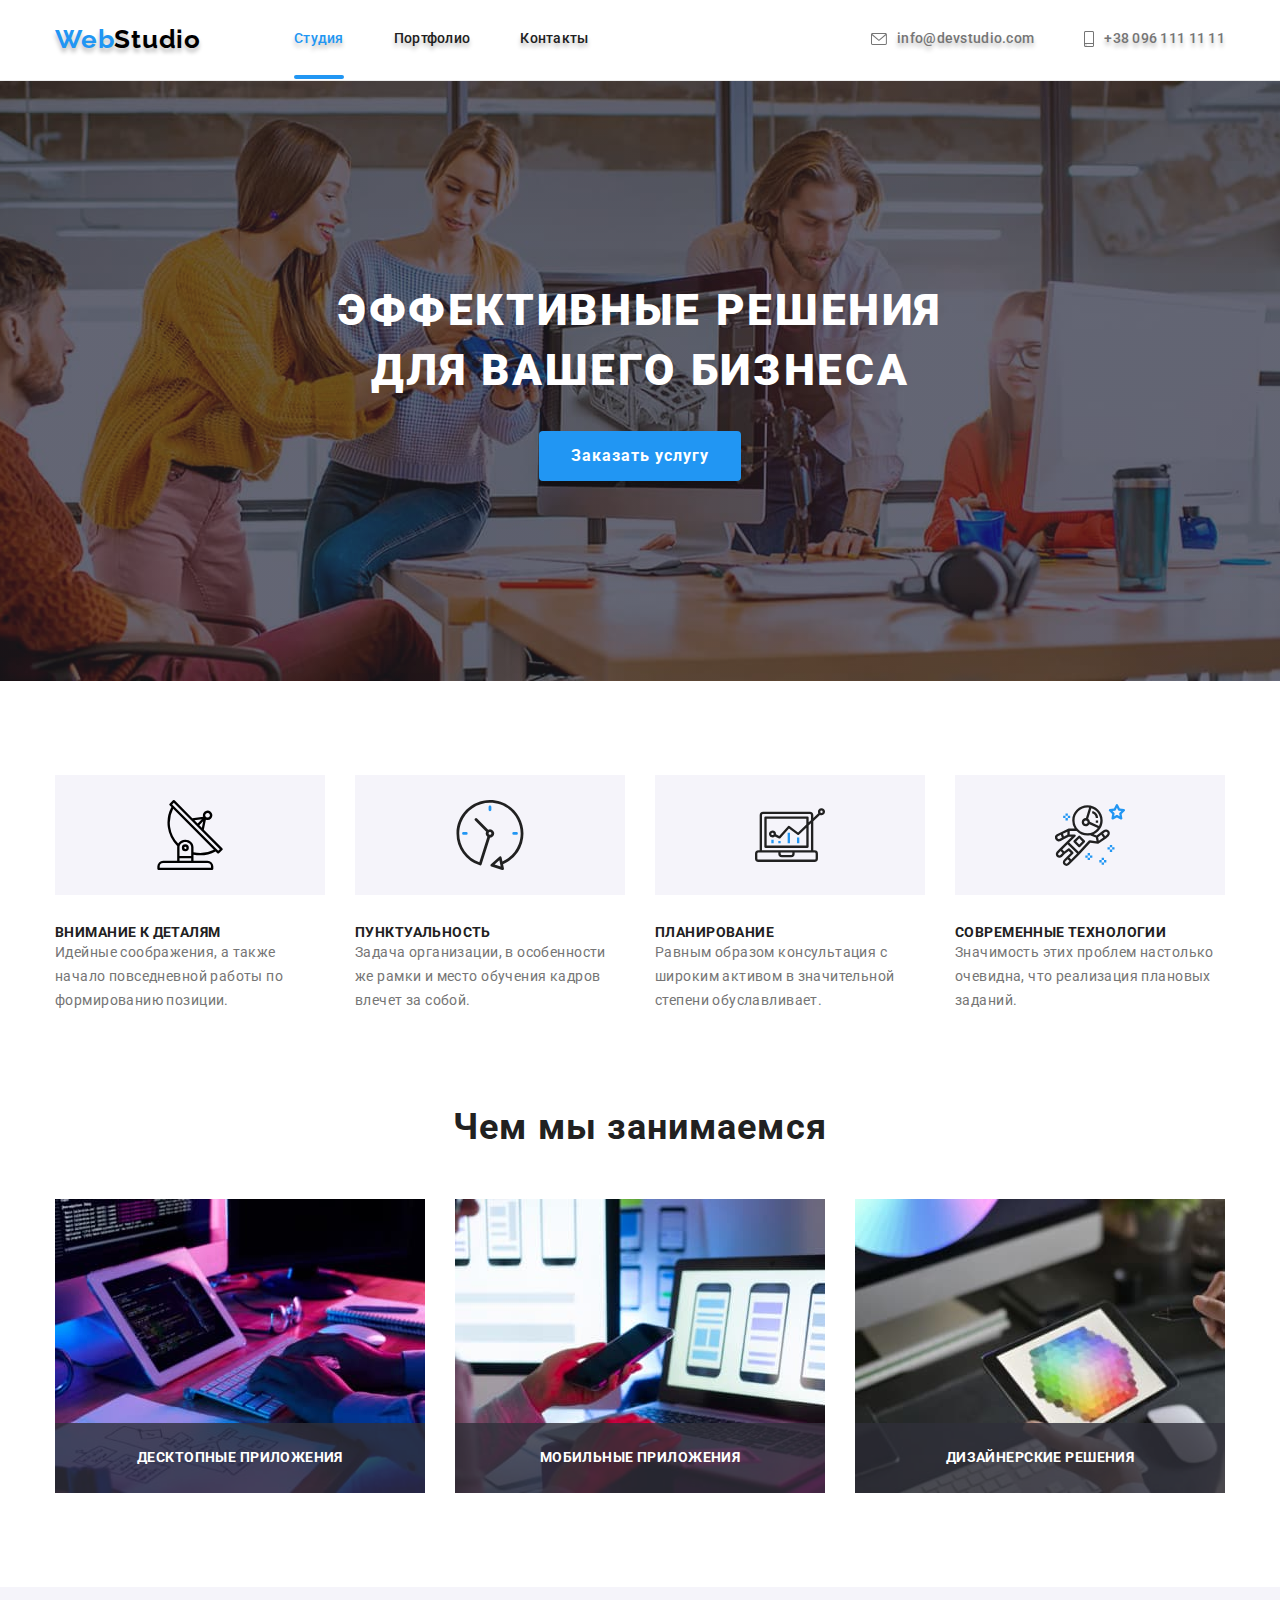
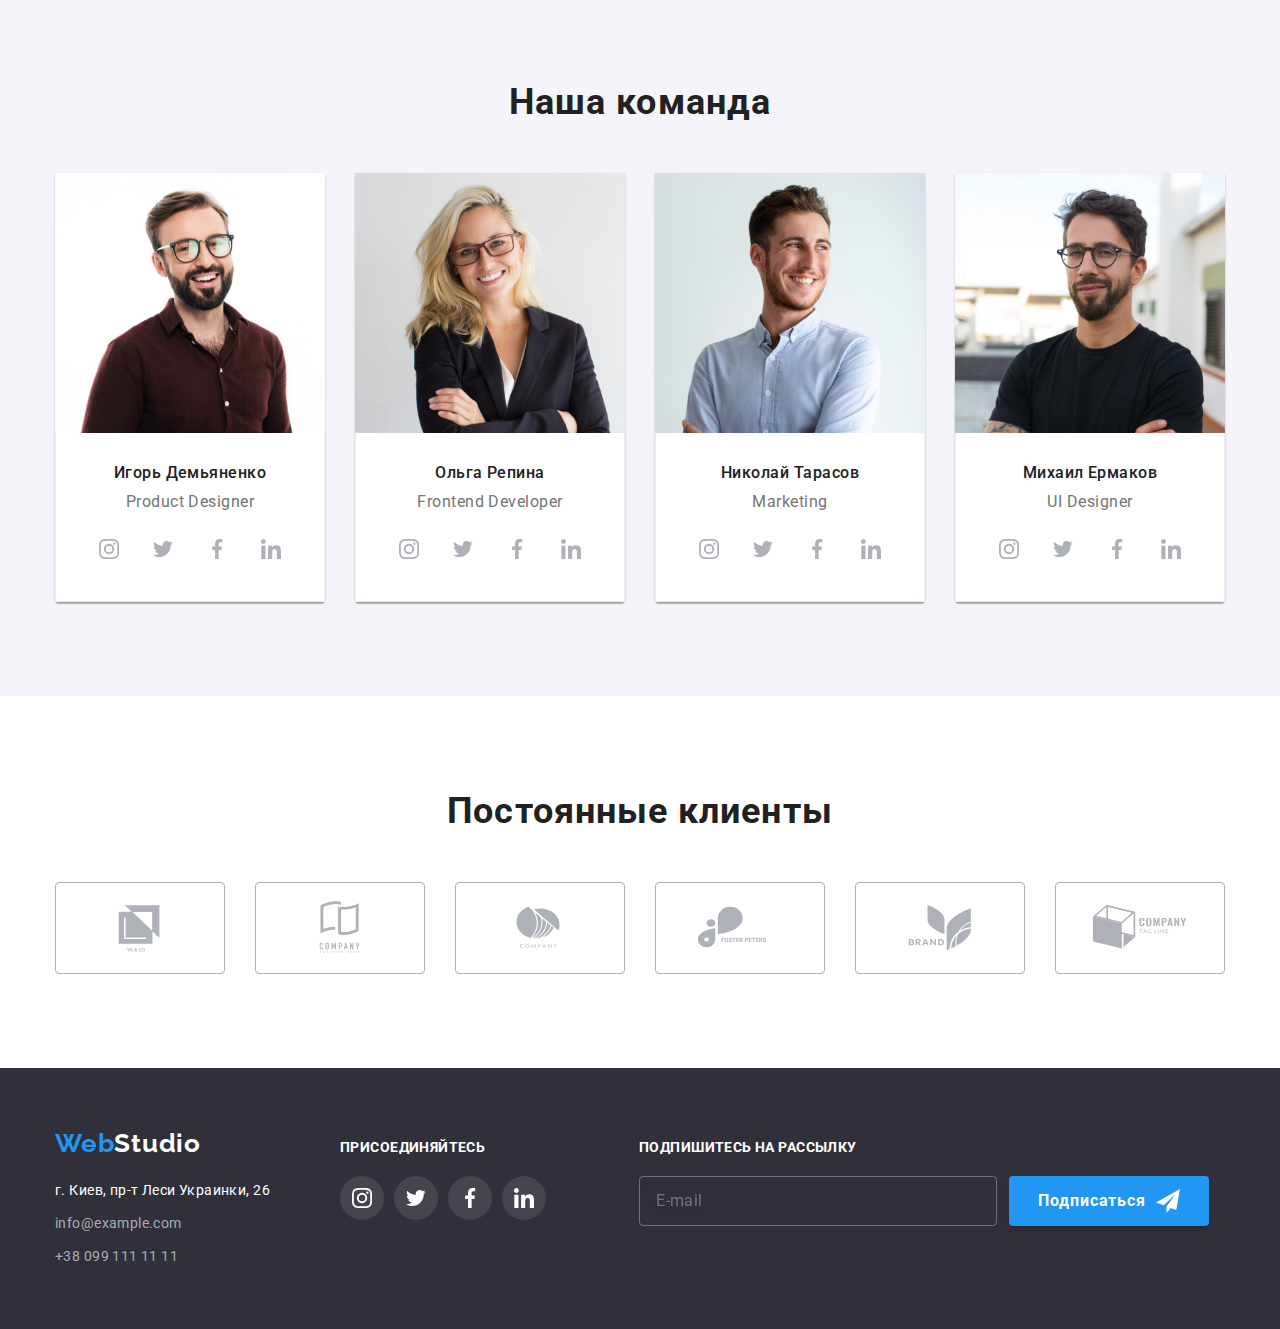
<file: index.html>
<!DOCTYPE html>
<html lang="ru">
<head>
    <meta charset="UTF-8">
    <meta http-equiv="X-UA-Compatible" content="IE=edge">
    <meta name="viewport" content="width=device-width, initial-scale=1.0">
    <link rel="preconnect" href="https://fonts.googleapis.com">
    <link rel="preconnect" href="https://fonts.gstatic.com" crossorigin>
    <link href="https://fonts.googleapis.com/css2?family=Raleway:wght@700&family=Roboto:wght@400;500;700;900&display=swap"
        rel="stylesheet">
    <link rel="stylesheet" href="./css/modern-normalize.css">
    <link rel="stylesheet" href="./css/styles.css">
    <title>Document</title>
</head>
<body>
    <header class="header">
        <!--Навигация-->
        <div class="container main-nav">
            <nav class="header-navigation">
                <a href="" class="header-logo link"><span class="logo">Web</span>Studio</a>
                <ul class="header-list">
                    <li class="header-item"><a href="./index.html" class="link header-link current">Студия</a></li>
                    <li class="header-item"><a href="./portfolio.html" class="link header-link">Портфолио</a></li>
                    <li class="header-item"><a href="" class="link header-link">Контакты</a></li>
                </ul>
            </nav>
            <!--Мейл и телефон-->
            <ul class="header-list">
                <li class="header-contacts">
                    <a href="mailto:info@devstudio.com" class="mail link">
                        <svg class="mail-icon" width="16" height="12">
                            <use href="./images/icons.svg#icon-envelope"></use>
                        </svg>
                        info@devstudio.com</a>
                </li>
                <li class="header-contacts">
                    <a href="tel:+380961111111" class="phone link">
                        <svg class="phone-icon" width="10" height="16">
                            <use href="./images/icons.svg#icon-smartphone"></use>
                        </svg>
                        +38 096 111 11 11</a></li>
            </ul>
        </div>
    </header>

    <main>
        <section class="hero">
            <div class="container">
                <h1 class="hero-title">Эффективные решения<br> для вашего бизнеса</h1>
                <button type="button" class="btn " data-modal-open>Заказать услугу</button>
            </div>
        </section>

        <!--Наши преимущества-->
        <section class="advantages section">
            <div class="container">
                <h2 hidden>Наши преимущества</h2>
                <ul class="advantages-list">
                    <li class="advantages-item">
                        <div class="advantages-container">
                            <svg class="advantages-icon" width="70" height="70">
                                <use href="./images/icons.svg#icon-antenna"></use>
                            </svg>
                        </div>
                        <h3 class="advantages-title">Внимание к деталям</h3>
                        <p class="advantages-description">Идейные соображения, а также начало повседневной работы по формированию
                            позиции.</p>
                    </li>
                    <li class="advantages-item">
                        <div class="advantages-container">
                            <svg class="advantages-icon" width="70" height="70">
                                <use href="./images/icons.svg#icon-clock"></use>
                            </svg>
                        </div>
                        <h3 class="advantages-title">Пунктуальность</h3>
                        <p class="advantages-description">Задача организации, в особенности же рамки и место обучения кадров влечет за
                            собой.</p>
                    </li>
                    <li class="advantages-item">
                        <div class="advantages-container">
                            <svg class="advantages-icon" width="70" height="70">
                                <use href="./images/icons.svg#icon-diagram"></use>
                            </svg>
                        </div>
                        <h3 class="advantages-title">Планирование</h3>
                        <p class="advantages-description">Равным образом консультация с широким активом в значительной степени
                            обуславливает.</p>
                    </li>
                    <li class="advantages-item">
                        <div class="advantages-container">
                            <svg class="advantages-icon" width="70" height="70">
                                <use href="./images/icons.svg#icon-astronaut"></use>
                            </svg>
                        </div>
                        <h3 class="advantages-title">Современные технологии</h3>
                        <p class="advantages-description">Значимость этих проблем настолько очевидна, что реализация плановых заданий.
                        </p>
                    </li>
                </ul>
            </div>
        </section>

        <!--Чем мы занимаемся-->
        <section class="offer section">
            <div class="container">
                <h2 class="title">Чем мы занимаемся</h2>
                <ul class="offer-list">
                    <li class="offer-item offer1">
                        <img src="./images/site-versions/pc.jpg" alt="Компьютерная версия" width="370" height="294">
                        <p class="offer-text">Десктопные приложения</p>
                    </li>
                    <li class="offer-item offer2">
                        <img src="./images/site-versions/mobile.jpg" alt="Мобильная версия" width="370" height="294">
                        <p class="offer-text">Мобильные приложения</p>
                    </li>
                    <li class="offer-item offer3">
                        <img src="./images/site-versions/tablet.jpg" alt="Планшетная версия" width="370" height="294">
                        <p class="offer-text">Дизайнерские решения</p>
                    </li>
                </ul>
            </div>
        </section>

        <!--Наша команда-->
        <section class="team section">
            <div class="container">
                <h2 class="title">Наша команда</h2>
                <ul class="team-list list">
                    <!--h2 corrected to h3-->
                    <li class="team-members">
                        <img src="./images/stuff/igor.jpg" alt="Игорь" width="270" height="260" class="team-photos">
                        <div class="team-text">
                            <h3 class="team-names">Игорь Демьяненко</h3>
                            <p class="team-position">Product Designer</p>
                            <ul class="team-social-list">
                                <li class="team-social-item"><a href="" class="team-social-link">
                                    <svg class="team-social-icon" width="20" height="20">
                                        <use href="./images/icons.svg#icon-instagram"></use>
                                    </svg>
                                    </a>
                                </li>
                                <li class="team-social-item"><a href="" class="team-social-link">
                                        <svg class="team-social-icon" width="20" height="20">
                                            <use href="./images/icons.svg#icon-twitter"></use>
                                        </svg>
                                    </a>
                                </li>
                                <li class="team-social-item"><a href="" class="team-social-link">
                                        <svg class="team-social-icon" width="20" height="20">
                                            <use href="./images/icons.svg#icon-facebook"></use>
                                        </svg>
                                    </a>
                                <li class="team-social-item"><a href="" class="team-social-link">
                                        <svg class="team-social-icon" width="20" height="20">
                                            <use href="./images/icons.svg#icon-linkedin"></use>
                                        </svg>
                                    </a>
                                </li>
                            </ul>
                        </div>
                    </li>
                    <li class="team-members">
                        <img src="./images/stuff/olga.jpg" alt="Ольга" width="270" height="260" class="team-photos">
                        <div class="team-text">
                            <h3 class="team-names">Ольга Репина</h3>
                            <p class="team-position">Frontend Developer</p>
                            <ul class="team-social-list">
                                <li class="team-social-item"><a href="" class="team-social-link">
                                        <svg class="team-social-icon" width="20" height="20">
                                            <use href="./images/icons.svg#icon-instagram"></use>
                                        </svg>
                                    </a>
                                </li>
                                <li class="team-social-item"><a href="" class="team-social-link">
                                        <svg class="team-social-icon" width="20" height="20">
                                            <use href="./images/icons.svg#icon-twitter"></use>
                                        </svg>
                                    </a>
                                </li>
                                <li class="team-social-item"><a href="" class="team-social-link">
                                        <svg class="team-social-icon" width="20" height="20">
                                            <use href="./images/icons.svg#icon-facebook"></use>
                                        </svg>
                                    </a>
                                <li class="team-social-item"><a href="" class="team-social-link">
                                        <svg class="team-social-icon" width="20" height="20">
                                            <use href="./images/icons.svg#icon-linkedin"></use>
                                        </svg>
                                    </a>
                                </li>
                            </ul>
                        </div>
                    </li>
                    <li class="team-members">
                        <img src="./images/stuff/nikolai.jpg" alt="Николай" width="270" height="260" class="team-photos">
                        <div class="team-text">
                            <h3 class="team-names">Николай Тарасов</h3>
                            <p class="team-position">Marketing</p>
                            <ul class="team-social-list">
                                <li class="team-social-item"><a href="" class="team-social-link link">
                                        <svg class="team-social-icon" width="20" height="20">
                                            <use href="./images/icons.svg#icon-instagram"></use>
                                        </svg>
                                    </a>
                                </li>
                                <li class="team-social-item"><a href="" class="team-social-link link">
                                        <svg class="team-social-icon" width="20" height="20">
                                            <use href="./images/icons.svg#icon-twitter"></use>
                                        </svg>
                                    </a>
                                </li>
                                <li class="team-social-item"><a href="" class="team-social-link link">
                                        <svg class="team-social-icon" width="20" height="20">
                                            <use href="./images/icons.svg#icon-facebook"></use>
                                        </svg>
                                    </a>
                                <li class="team-social-item"><a href="" class="team-social-link link">
                                        <svg class="team-social-icon" width="20" height="20">
                                            <use href="./images/icons.svg#icon-linkedin"></use>
                                        </svg>
                                    </a>
                                </li>
                            </ul>
                        </div>
                    </li>
                    <li class="team-members">
                        <img src="./images/stuff/mike.jpg" alt="Михаил" width="270" height="260" class="team-photos">
                        <div class="team-text">
                            <h3 class="team-names">Михаил Ермаков</h3>
                            <p class="team-position">UI Designer</p>
                            <ul class="team-social-list">
                                <li class="team-social-item"><a href="" class="team-social-link">
                                        <svg class="team-social-icon" width="20" height="20">
                                            <use href="./images/icons.svg#icon-instagram"></use>
                                        </svg>
                                    </a>
                                </li>
                                <li class="team-social-item"><a href="" class="team-social-link">
                                        <svg class="team-social-icon" width="20" height="20">
                                            <use href="./images/icons.svg#icon-twitter"></use>
                                        </svg>
                                    </a>
                                </li>
                                <li class="team-social-item"><a href="" class="team-social-link">
                                        <svg class="team-social-icon" width="20" height="20">
                                            <use href="./images/icons.svg#icon-facebook"></use>
                                        </svg>
                                    </a>
                                <li class="team-social-item"><a href="" class="team-social-link">
                                        <svg class="team-social-icon" width="20" height="20">
                                            <use href="./images/icons.svg#icon-linkedin"></use>
                                        </svg>
                                    </a>
                                </li>
                            </ul>
                        </div>
                    </li>
                </ul>
            </div>
        </section>

        <section class="clients section">
            <div class="container">
                <h2 class="title">Постоянные клиенты</h2>
                <ul class="clients-list">
                    <li class="clients-item">
                        <a href="" class="clients-link link">
                            <svg class="clients-icon" width="106" height="60">
                                <use href="./images/icons.svg#icon-client1"></use>
                            </svg>
                        </a>
                    </li>
                    <li class="clients-item">
                        <a href="" class="clients-link link">
                            <svg class="clients-icon" width="106" height="60">
                                <use href="./images/icons.svg#icon-client2"></use>
                            </svg>
                        </a>
                    </li>
                    <li class="clients-item">
                        <a href="" class="clients-link link">
                            <svg class="clients-icon" width="106" height="60">
                                <use href="./images/icons.svg#icon-client3"></use>
                            </svg>
                        </a>
                    </li>
                    <li class="clients-item">
                        <a href="" class="clients-link link">
                            <svg class="clients-icon" width="106" height="60">
                                <use href="./images/icons.svg#icon-client4"></use>
                            </svg>
                        </a>
                    </li>
                    <li class="clients-item">
                        <a href="" class="clients-link link">
                            <svg class="clients-icon" width="106" height="60">
                                <use href="./images/icons.svg#icon-client5"></use>
                            </svg>
                        </a>
                    </li>
                    <li class="clients-item">
                        <a href="" class="clients-link link">
                            <svg class="clients-icon" width="106" height="60">
                                <use href="./images/icons.svg#icon-client6"></use>
                            </svg>
                        </a>
                    </li>
                </ul>
            </div>
        </section>
    </main>

    <footer class="footer">
        <div class="container">
            <div class="footer-contacts">
                <a href="/" class="footer-logo link"><span class="logo">Web</span>Studio</a>
                <!--Контакты-->
                <address class="footer-address">
                    <ul class="footer-list">
                        <li class="footer-item">
                            <a href="https://goo.gl/maps/hHV63dTVySj8oasB8" target="blank" rel="noopener noreferrer"
                                class="footer-location link">г. Киев, пр-т Леси Украинки, 26</a>
                        </li>
                        <li class="footer-item">
                            <a href="mailto:info@example.com" class="footer-mail link">info@example.com</a>
                        </li>
                        <li class="footer-item">
                            <a href="tel:+380991111111" class="footer-tel link">+38 099 111 11 11</a>
                        </li>
                    </ul>
                </address>
            </div>

            <div class="footer-socials">
                <p class="footer-socials-title">присоединяйтесь</p>
                <ul class="footer-socials-list">
                    <li class="footer-socials-item"><a href="" class="footer-socials-link">
                            <svg class="footer-socials-icon" width="20" height="20">
                                <use href="./images/icons.svg#icon-instagram"></use>
                            </svg>
                        </a>
                    </li>
                    <li class="footer-socials-item"><a href="" class="footer-socials-link">
                            <svg class="footer-socials-icon" width="20" height="20">
                                <use href="./images/icons.svg#icon-twitter"></use>
                            </svg>
                        </a>
                    </li>
                    <li class="footer-socials-item"><a href="" class="footer-socials-link">
                            <svg class="footer-socials-icon" width="20" height="20">
                                <use href="./images/icons.svg#icon-facebook"></use>
                            </svg>
                        </a>
                    <li class="footer-socials-item"><a href="" class="footer-socials-link">
                            <svg class="footer-socials-icon" width="20" height="20">
                                <use href="./images/icons.svg#icon-linkedin"></use>
                            </svg>
                        </a>
                    </li>
                </ul>
            </div>

            <div class="subscription">
                <p class="footer-subscription-title">Подпишитесь на рассылку</p>
                <form class="subscription-field">
                    <input type="email" class="subscription-input" name="subscription-email" id="email-sub" placeholder="E-mail">
                    <label for="email-sub" class="subscription-label"></label>
                    <button type="submit" class="btn subscription-btn">Подписаться
                        <span class="subscription-item">
                            <svg class="subscription-icon" width="24" height="24">
                                <use href="./images/icons.svg#icon-send"></use>
                            </svg>
                        </span>
                    </button>
                </form>
            </div>

        </div>
    </footer>


    <div class="backdrop is-hidden" data-modal>
        <div class="modal">
            <button type="button" class="module-closure" data-modal-close>
                <svg class="module-closure-clon" width="18" height="18">
                    <use href="./images/icons.svg#icon-closure"></use>
                </svg>
            </button>
            <p class="modal-title">Оставьте свои данные, мы вам перезвоним</p>
            <form action="#" class="modal-form">
                <div class="modal-form-field">
                    <label class="modal-form-label" for="name">Имя</label>
                    <div class="modal-form-wrap">
                        <input class="modal-form-input" id="name" name="name" type="text">
                        <svg class="modal-form-icon" width="18" height="18">
                            <use href="./images/icons.svg#icon-buddy"></use>
                        </svg>
                    </div>
                </div>

                <div class="modal-form-field">
                    <label class="modal-form-label" for="tel">Телефон</label>
                    <div class="modal-form-wrap">
                        <input class="modal-form-input" id="tel" name="tel" type="tel">
                        <svg class="modal-form-icon" width="18" height="18">
                            <use href="./images/icons.svg#icon-phone"></use>
                        </svg>
                    </div>
                </div>

                <div class="modal-form-field">
                    <label class="modal-form-label" for="email">Почта</label>
                    <div class="modal-form-wrap">
                        <input class="modal-form-input" id="email" name="email" type="email">
                        <svg class="modal-form-icon" width="18" height="18">
                            <use href="./images/icons.svg#icon-email"></use>
                        </svg>
                    </div>
                </div>

                <div class="modal-form-field text">
                    <label class="modal-form-label" for="comments">Комментарий</label>
                    <textarea 
                    class="modal-form-text"
                    name="form-comments" 
                    id="comments"
                    placeholder="Введите текст"></textarea>
                </div>

                <div class="modal-form-field policy-field">
                    <input type="checkbox" name="policy" id="policy" class="policy">
                    <label for="policy" class="modal-policy">
                        <span class="check-item">
                            <svg class="modal-checkbox" width="11" height="8">
                                <use href="./images/icons.svg#icon-checked"></use>
                            </svg>
                        </span>
                        <span class="check-text">
                        Соглашаюсь с рассылкой и принимаю&nbsp;
                        <a class="policy-agreement" target="_blank" href="">Условия договорa</a> 
                        </span>
                    </label>
                </div>

                <button type="submit" class="btn modal-btn" data-modal-open>Отправить</button>

            </form>
        </div>
    </div>
    <script src="./js/modal.js"></script>
</body>
</html>
</file>
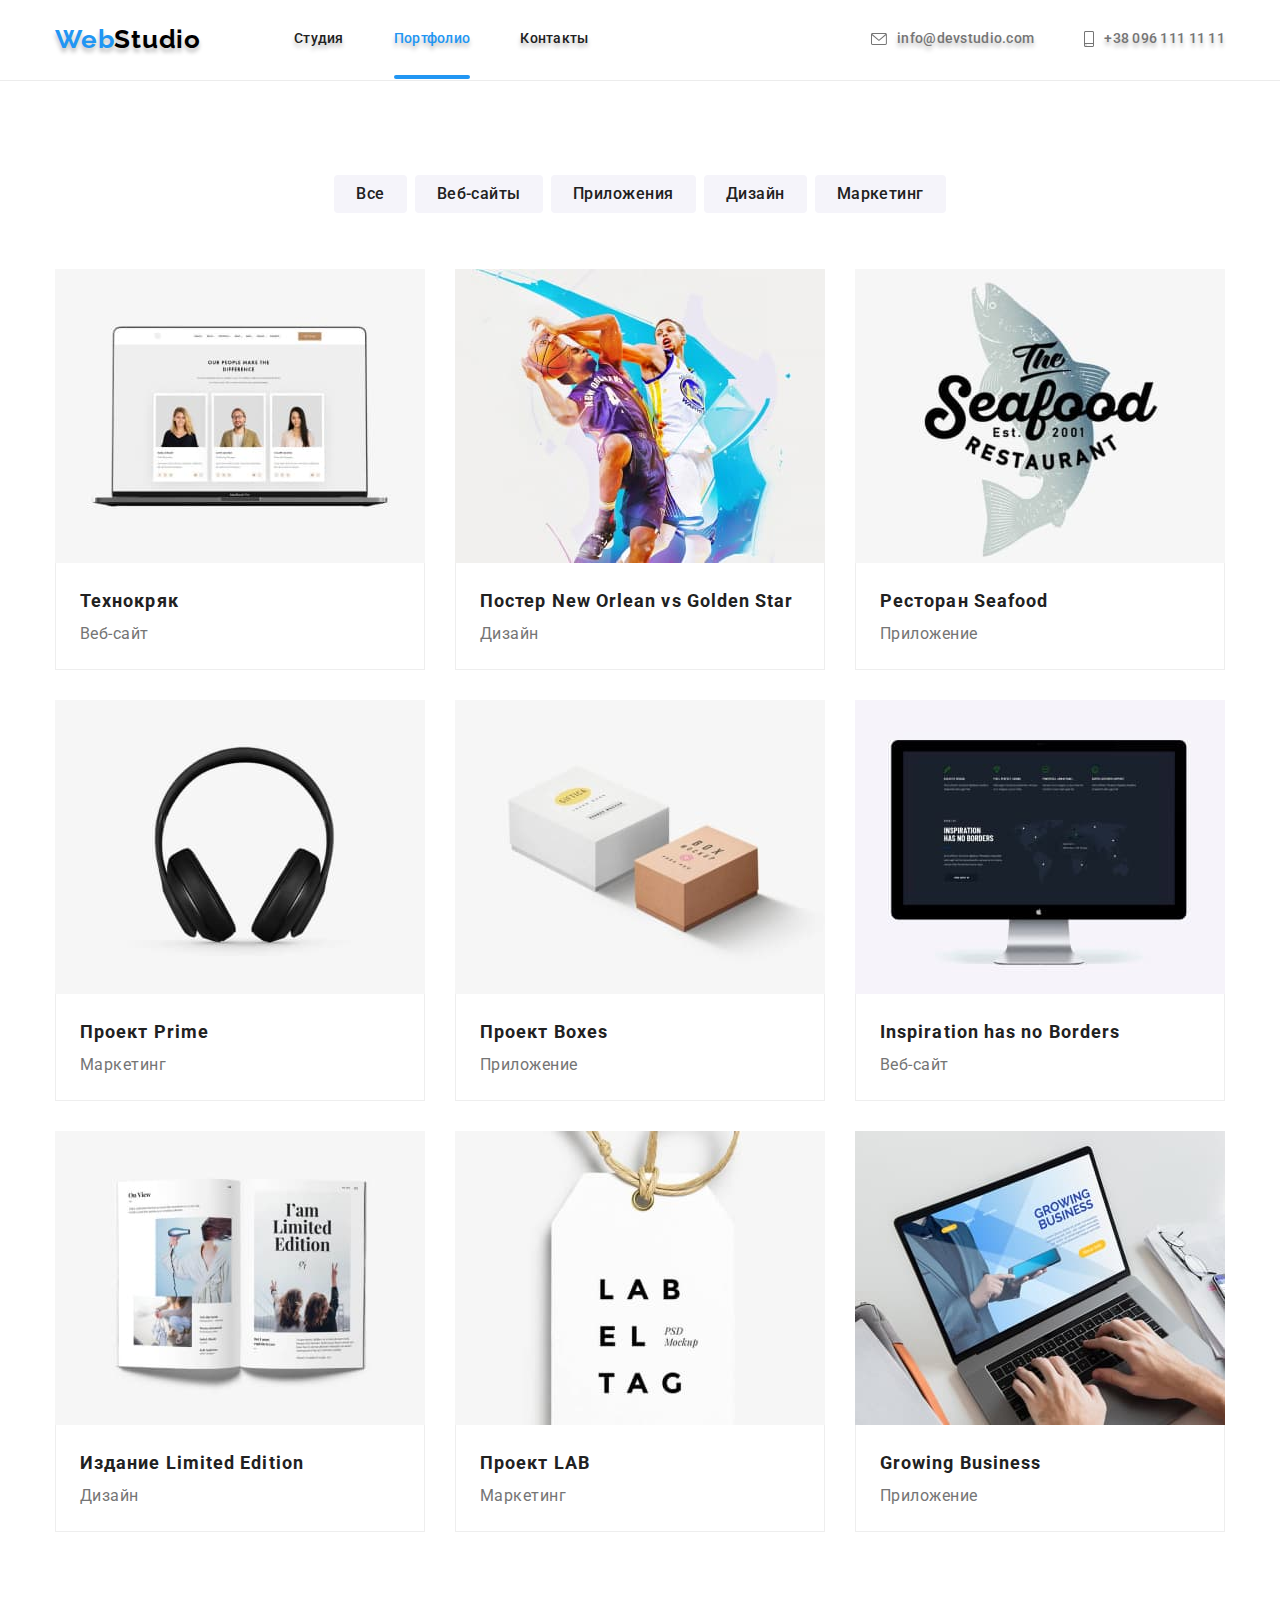
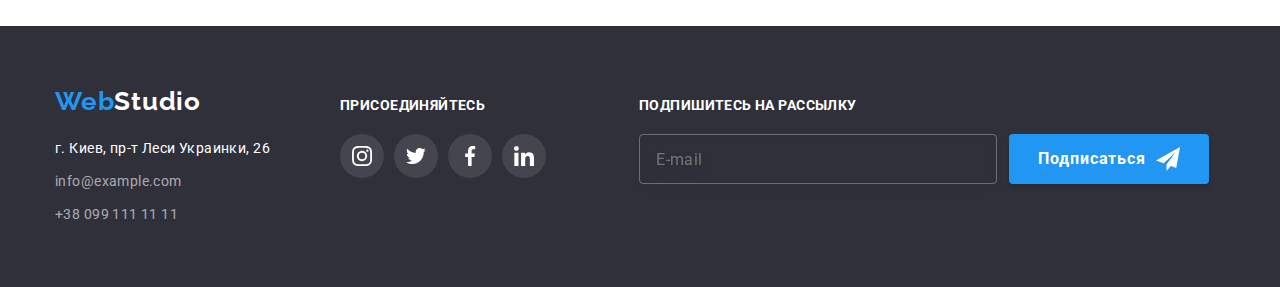
<file: portfolio.html>
<!DOCTYPE html>
<html lang="ru">
<head>
    <meta charset="UTF-8">
    <meta http-equiv="X-UA-Compatible" content="IE=edge">
    <meta name="viewport" content="width=device-width, initial-scale=1.0">
    <link rel="preconnect" href="https://fonts.googleapis.com">
    <link rel="preconnect" href="https://fonts.gstatic.com" crossorigin>
    <link href="https://fonts.googleapis.com/css2?family=Raleway:wght@700&family=Roboto:wght@400;500;700;900&display=swap"
        rel="stylesheet">
    <link rel="stylesheet" href="./css/modern-normalize.css">
    <link rel="stylesheet" href="./css/styles.css">
    <title>Portfolio</title>
</head>

<body>
    <header class="header">
        <!--Навигация-->
        <div class="container main-nav">
            <nav class="header-navigation">
                <a href="" class="header-logo link"><span class="logo">Web</span>Studio</a>
                <ul class="header-list">
                    <li class="header-item"><a href="./index.html" class="link header-link">Студия</a></li>
                    <li class="header-item"><a href="./portfolio.html" class="link header-link current">Портфолио</a></li>
                    <li class="header-item"><a href="" class="link header-link">Контакты</a></li>
                </ul>
            </nav>
            <!--Мейл и телефон-->
            <ul class="header-list">
                <li class="header-contacts">
                    <a href="mailto:info@devstudio.com" class="mail link">
                        <svg class="mail-icon" width="16" height="12">
                            <use href="./images/icons.svg#icon-envelope"></use>
                        </svg>
                        info@devstudio.com</a>
                </li>
                <li class="header-contacts">
                    <a href="tel:+380961111111" class="phone link">
                        <svg class="phone-icon" width="10" height="16">
                            <use href="./images/icons.svg#icon-smartphone"></use>
                        </svg>
                        +38 096 111 11 11</a>
                </li>
            </ul>
        </div>
    </header>

    <main>
        <section class="portfolio section">
            <div class="container">
                <h1 hidden>Portfolio</h1>
                <!--Кнопки-->
                <ul class="filter">
                    <li class="filter-item"><button type="button" class="btn">Все</button></li>
                    <li class="filter-item"><button type="button" class="btn">Веб-сайты</button></li>
                    <li class="filter-item"><button type="button" class="btn">Приложения</button></li>
                    <li class="filter-item"><button type="button" class="btn">Дизайн</button></li>
                    <li class="filter-item"><button type="button" class="btn">Маркетинг</button></li>
                </ul>
                
                <!--Опции-->
                <ul class="options">
                    <li class="options-item">
                        <a href="" class="options-link link">
                            <div class="options-layers">
                                <img src="./images/portfolio/techno.jpg" alt="techno" width="370" height="294">
                                <p class="overlay-description">
                                    Технокряк это современная площадка распространения коронавируса. Компании используют эту платформу для цифрового
                                    шпионажа и атак на защищённые сервера конкурентов.
                                </p>
                            </div>                           
                            <div class="option-description">
                                <h2 class="options-title">Технокряк</h2>
                                <p class="options-data">Веб-сайт</p>
                            </div>
                        </a>
                    </li>
                    <li class="options-item">
                        <a href="" class="options-link link">
                            <div class="options-layers">
                                <img src="./images/portfolio/basketball.jpg" alt="poster" width="370" height="294">
                                <p class="overlay-description">
                                    
                                </p>
                            </div>
                            <div class="option-description">
                                <h2 class="options-title">Постер New Orlean vs Golden Star</h2>
                                <p class="options-data">Дизайн</p>
                            </div>
                        </a>
                    </li>
                    <li class="options-item">
                        <a href="" class="options-link link">
                            <div class="options-layers">
                                <img src="./images/portfolio/seafood.jpg" alt="seafood" width="370" height="294">
                                <p class="overlay-description">
                                    
                                </p>
                            </div>
                            <div class="option-description">
                                <h2 class="options-title">Ресторан Seafood</h2>
                                <p class="options-data">Приложение</p>
                            </div>
                        </a>
                    </li>
                    <li class="options-item">
                        <a href="" class="options-link link">
                            <div class="options-layers">
                                <img src="./images/portfolio/headsets.jpg" alt="headsets" width="370" height="294">
                                <p class="overlay-description">
                            
                                </p>
                            </div>
                            <div class="option-description">
                                <h2 class="options-title">Проект Prime</h2>
                                <p class="options-data">Маркетинг</p>
                            </div>
                        </a>
                    </li>
                    <li class="options-item">
                        <a href="" class="options-link link">
                            <div class="options-layers">
                                <img src="./images/portfolio/boxes.jpg" alt="boxes" width="370" height="294">
                                <p class="overlay-description">
                            
                                </p>
                            </div>
                            <div class="option-description">
                                <h2 class="options-title">Проект Boxes</h2>
                                <p class="options-data">Приложение</p>
                            </div>
                        </a>
                    </li>
                    <li class="options-item">
                        <a href="" class="options-link link">
                            <div class="options-layers">
                                <img src="./images/portfolio/screen.jpg" alt="screen" width="370" height="294">
                                <p class="overlay-description">
                            
                                </p>
                            </div>
                            <div class="option-description">
                                <h2 class="options-title">Inspiration has no Borders</h2>
                                <p class="options-data">Веб-сайт</p>
                            </div>
                        </a>
                    </li>
                    <li class="options-item">
                        <a href="" class="options-link link">
                            <div class="options-layers">
                                <img src="./images/portfolio/magazine.jpg" alt="magazine" width="370" height="294">
                                <p class="overlay-description">
                            
                                </p>
                            </div>
                            <div class="option-description">
                                <h2 class="options-title">Издание Limited Edition</h2>
                                <p class="options-data">Дизайн</p>
                            </div>
                        </a>
                    </li>
                    <li class="options-item">
                        <a href="" class="options-link link">
                            <div class="options-layers">
                                <img src="./images/portfolio/label.jpg" alt="label" width="370" height="294">
                                <p class="overlay-description">
                            
                                </p>
                            </div>
                            <div class="option-description">
                                <h2 class="options-title">Проект LAB</h2>
                                <p class="options-data">Маркетинг</p>
                            </div>
                        </a>
                    </li>
                    <li class="options-item">
                        <a href="" class="options-link link">
                            <div class="options-layers">
                                <img src="./images/portfolio/growing-business.jpg" alt="app" width="370" height="294">
                                <p class="overlay-description">
                            
                                </p>
                            </div>
                                                        <div class="option-description">
                                <h2 class="options-title">Growing Business</h2>
                                <p class="options-data">Приложение</p>
                            </div>
                        </a>
                    </li>
                </ul>
            </div>
        </section>
    </main>

    <footer class="footer">
        <div class="container">
            <div class="footer-contacts">
                <a href="/" class="footer-logo link"><span class="logo">Web</span>Studio</a>
                <!--Контакты-->
                <address class="footer-address">
                    <ul class="footer-list">
                        <li class="footer-item">
                            <a href="https://goo.gl/maps/hHV63dTVySj8oasB8" target="blank" rel="noopener noreferrer"
                                class="footer-location link">г. Киев, пр-т Леси Украинки, 26</a>
                        </li>
                        <li class="footer-item">
                            <a href="mailto:info@example.com" class="footer-mail link">info@example.com</a>
                        </li>
                        <li class="footer-item">
                            <a href="tel:+380991111111" class="footer-tel link">+38 099 111 11 11</a>
                        </li>
                    </ul>
                </address>
            </div>
    
            <div class="footer-socials">
                <p class="footer-socials-title">присоединяйтесь</p>
                <ul class="footer-socials-list">
                    <li class="footer-socials-item"><a href="" class="footer-socials-link">
                            <svg class="footer-socials-icon" width="20" height="20">
                                <use href="./images/icons.svg#icon-instagram"></use>
                            </svg>
                        </a>
                    </li>
                    <li class="footer-socials-item"><a href="" class="footer-socials-link">
                            <svg class="footer-socials-icon" width="20" height="20">
                                <use href="./images/icons.svg#icon-twitter"></use>
                            </svg>
                        </a>
                    </li>
                    <li class="footer-socials-item"><a href="" class="footer-socials-link">
                            <svg class="footer-socials-icon" width="20" height="20">
                                <use href="./images/icons.svg#icon-facebook"></use>
                            </svg>
                        </a>
                    <li class="footer-socials-item"><a href="" class="footer-socials-link">
                            <svg class="footer-socials-icon" width="20" height="20">
                                <use href="./images/icons.svg#icon-linkedin"></use>
                            </svg>
                        </a>
                    </li>
                </ul>
            </div>
    
            <div class="subscription">
                <p class="footer-subscription-title">Подпишитесь на рассылку</p>
                <form class="subscription-field">
                    <input type="email" class="subscription-input" name="subscription-email" id="email-sub"
                        placeholder="E-mail">
                    <label for="email-sub" class="subscription-label"></label>
                    <button type="submit" class="btn subscription-btn">Подписаться
                        <span class="subscription-item">
                            <svg class="subscription-icon" width="24" height="24">
                                <use href="./images/icons.svg#icon-send"></use>
                            </svg>
                        </span>
                    </button>
                </form>
            </div>
    
        </div>
    </footer>
</body>
</html>
</file>
<file: css/styles.css>
:root {
  --main-title-color: #ffffff;
  --secondary-title-color: #212121;
  --general-text-color: #757575;
  --third-text-color: rgba(255, 255, 255, 0.6);
  --accent-color: #2196f3;
  --back-color: #2f303a;
  --card-set-gap: 30px;
  --background-main: #f5f4fa;
  --fill-color: #afb1b8;
  --cubic-accent: cubic-bezier(0.4, 0, 0.2, 1);
}

body {
  font-family: 'Roboto', sans-serif;
  font-style: normal;
  color: var(--general-text-color);
}

p,
h1,
h2,
h3,
h4,
h5,
h6,
ul {
  margin: 0;
  padding: 0;
  border: 0;
  font-size: 100%;
  font: inherit;
  vertical-align: baseline;
}

img {
  display: block;
  min-width: 100%;
  height: auto;
}

.link {
  text-decoration: none;

  transition: color 250ms var(--cubic-accent);
}

.link:hover,
.link:focus {
  color: var(--accent-color);
}

li {
  list-style: none;
}

button {
  cursor: pointer;
  border: none;
  font-family: inherit;
}

.section {
  padding-top: 94px;
  padding-bottom: 94px;
}
.container {
  width: 1200px;
  padding-left: 15px;
  padding-right: 15px;
  margin-top: 0;
  margin-bottom: 0;
  margin-right: auto;
  margin-left: auto;
}

/* -----------------------Хедер------------------------ */
.header {
  padding-top: 24px;
  padding-bottom: 25px;

  border-bottom: 1px solid #ececec;
}

.main-nav {
  display: flex;
  align-items: center;
}

.header-navigation {
  display: flex;
  align-items: center;
}

.header-logo,
.header-logo:hover,
.header-logo:focus {
  margin-right: 93px;

  font-family: 'Raleway', sans-serif;
  font-weight: bold;
  font-size: 26px;
  line-height: 1.19;
  letter-spacing: 0.03em;
  color: #000000;
  text-shadow: 0px 4px 4px rgba(0, 0, 0, 0.25);
}

.header .logo,
.footer .logo {
  color: var(--accent-color);
}

.header-item,
.header-contacts {
  margin-bottom: auto;

  font-weight: 500;
  font-size: 14px;
  line-height: 1.14;
  letter-spacing: 0.02em;
  text-shadow: 0px 4px 4px rgba(0, 0, 0, 0.25);
}

.header-item:not(:last-child),
.header-contacts:not(:last-child) {
  margin-right: 50px;
}

.header-link {
  color: var(--secondary-title-color);
  padding-bottom: 32px;
}

.header-link.current {
  position: relative;
  color: var(--accent-color);
}

.header-link.current::after {
  content: '';

  position: absolute;
  left: 0;
  bottom: -1px;

  width: 100%;
  height: 4px;
  background: var(--accent-color);
  border-radius: 2px;
}

.header-list {
  display: flex;
  margin-left: auto;
}

.header-contacts a {
  color: var(--general-text-color);
}

.mail.link,
.phone.link {
  display: flex;
  align-items: center;
}

.mail-icon {
  margin-right: 10px;
  --color2: currentColor;
}

.phone-icon {
  margin-right: 10px;
  --color5: currentColor;
}

/* ---------------------------------------------------- */

/* -----------------------Герой------------------------ */
.hero,
.footer {
  background-color: var(--back-color);
}

.hero {
  padding-top: 200px;
  padding-bottom: 200px;

  background-image: linear-gradient(rgba(47, 48, 58, 0.4), rgba(47, 48, 58, 0.4)),
    url(../images/studio/hero-background.jpg);
  background-repeat: no-repeat;
  background-position: center;
  background-size: cover;
}

.hero-title {
  margin-left: auto;
  margin-right: auto;
  margin-bottom: 30px;

  font-weight: 900;
  font-size: 44px;
  line-height: 1.36;
  text-align: center;
  letter-spacing: 0.06em;
  text-transform: uppercase;
  color: var(--main-title-color);
}

.hero .btn {
  margin-left: auto;
  margin-right: auto;
  padding: 10px 32px;

  display: flex;
  align-items: center;

  font-weight: bold;
  font-size: 16px;
  color: var(--main-title-color);
  line-height: 1.88;
  text-align: center;
  letter-spacing: 0.06em;

  background-color: var(--accent-color);
  box-shadow: 0px 4px 4px rgba(0, 0, 0, 0.15);
  border-radius: 4px;
}

/* ---------------------------------------------------- */

/* -----------------------Наши преимущества------------------------ */
.advantages-list {
  display: flex;
}

.advantages-item {
  width: 270px;
}

.advantages-item:not(:last-child) {
  margin-right: 30px;
}

.advantages-container {
  display: flex;
  justify-content: center;
  align-items: center;

  width: 270px;
  height: 120px;
  margin-bottom: 30px;

  background-color: var(--background-main);
}

.advantages-title {
  font-weight: bold;
  font-size: 14px;
  line-height: 1.14;
  letter-spacing: 0.03em;
  text-transform: uppercase;
  color: var(--secondary-title-color);
}

.advantages-description {
  font-size: 14px;
  line-height: 1.71;
  letter-spacing: 0.03em;
}

/* ---------------------------------------------------- */

/* -----------------------Чем мы занимаемся------------------------ */
.offer.section {
  padding-top: 0;
}

.title {
  margin-bottom: 50px;

  font-weight: bold;
  font-size: 36px;
  line-height: 1.17;
  text-align: center;
  letter-spacing: 0.03em;
  color: var(--secondary-title-color);
}

.offer-list {
  display: flex;
  margin-left: calc(-1 * var(--card-set-gap));
}

.offer-item {
  position: relative;
  flex-basis: calc(100% / 3 - var(--card-set-gap));
  margin-left: var(--card-set-gap);
}

.offer-text {
  position: absolute;
  bottom: 0;

  width: 100%;
  height: auto;
  padding: 27px 82px;

  font-weight: bold;
  font-size: 14px;
  line-height: 1.14;
  text-align: center;
  letter-spacing: 0.03em;
  text-transform: uppercase;

  color: var(--main-title-color);
  background: rgba(47, 48, 58, 0.8);
}

/* ---------------------------------------------------- */

/* -----------------------Наша команда------------------------ */

.team {
  background-color: var(--background-main);
}

.team .title {
  margin-bottom: 50px;
}

.team-list {
  display: flex;
  margin-left: calc(-1 * var(--card-set-gap));
}

.team-members {
  flex-basis: calc(100% / 4 - var(--card-set-gap));
  margin-left: var(--card-set-gap);

  background-color: #ffffff;

  box-shadow: 0px 1px 3px rgba(0, 0, 0, 0.12), 0px 1px 1px rgba(0, 0, 0, 0.14),
    0px 2px 1px rgba(0, 0, 0, 0.2);
  border-radius: 0px 0px 4px 4px;
}

.team-text {
  padding-top: 30px;
  padding-bottom: 30px;

  border: 1px solid #eeeeee;
  border-top: none;
}

.team-names {
  margin-bottom: 10px;

  font-weight: 500;
  font-size: 16px;
  line-height: 1.19;
  text-align: center;
  letter-spacing: 0.03em;
  color: var(--secondary-title-color);
}

.team-position {
  margin-bottom: 16px;

  font-size: 16px;
  line-height: 1.19;
  text-align: center;
  letter-spacing: 0.03em;
}

.team-social-list {
  display: flex;
  justify-content: center;
  align-items: center;
}

.team-social-item {
  width: 44px;
  height: 44px;
}

.team-social-item:not(:last-child) {
  margin-right: 10px;
}

.team-social-link {
  width: 100%;
  height: 100%;
  display: flex;
  justify-content: center;
  align-items: center;

  border-radius: 50%;

  color: var(--fill-color);

  transition: background-color 250ms var(--cubic-accent), color 250ms var(--cubic-accent);
}

.team-social-link:hover,
.team-social-link:focus {
  background-color: var(--accent-color);
  color: #ffffff;
}

.team-social-icon {
  fill: currentColor;
}

/* .team-social-link:hover .team-social-icon,
.team-social-link:focus .team-social-icon {
  fill: #ffffff;
} */

/* ---------------------------------------------------- */

/* -----------------------Клиенты------------------------ */

.clients-list {
  display: flex;
  justify-content: center;
  align-items: center;
}

.clients-item {
  width: 170px;
  height: 92px;

  border-width: 1px;
  border-style: solid;
  border-color: #afb1b8;
  box-sizing: border-box;
  border-radius: 4px;

  transition: border-color 250ms var(--cubic-accent), color 250ms var(--cubic-accent);
}

.clients-item:not(:last-child) {
  margin-right: var(--card-set-gap);
}

.clients-item:hover,
.clients-item:focus {
  border-color: var(--accent-color);
  color: var(--accent-color);
}

.clients-link {
  width: 100%;
  height: 100%;
  display: flex;
  justify-content: center;
  align-items: center;

  color: var(--fill-color);
}

.clients-icon {
  fill: currentColor;
}

/* ---------------------------------------------------- */

/* -----------------------Портфолио------------------------ */

/* -----------------------Кнопки фильтра------------------------ */

.portfolio .filter {
  display: flex;
  justify-content: center;
  margin-bottom: 56px;
}

.filter .btn {
  display: inline-block;
  padding: 6px 22px;

  font-weight: 500;
  font-size: 16px;
  line-height: 1.63;
  text-align: center;
  letter-spacing: 0.03em;
  color: var(--secondary-title-color);

  background: var(--background-main);
  box-shadow: none;
  border-radius: 4px;

  transition: color 250ms var(--cubic-accent), background-color 250ms var(--cubic-accent),
    box-shadow 250ms var(--cubic-accent), border-radius 250ms var(--cubic-accent);
}

.filter-item:not(:last-child) {
  margin-right: 8px;
}

.filter .btn:hover,
.filter .btn:focus {
  color: var(--main-title-color);
  background-color: var(--accent-color);
  box-shadow: 0px 3px 1px rgba(0, 0, 0, 0.1), 0px 1px 2px rgba(0, 0, 0, 0.08),
    0px 2px 2px rgba(0, 0, 0, 0.12);
  border-radius: 4px;
}
/* ---------------------------------------------------- */

/* -----------------------Опции фильтра------------------------ */

.options {
  display: flex;
  flex-wrap: wrap;
  margin-left: calc(-1 * var(--card-set-gap));
  margin-top: calc(-1 * var(--card-set-gap));
}

.option-description {
  border: 1px solid #eeeeee;
  border-top: none;

  padding: 20px 24px;
}

.options-item {
  flex-basis: calc(100% / 3 - var(--card-set-gap));
  margin-left: var(--card-set-gap);
  margin-top: var(--card-set-gap);
}

.options-link {
  display: block;
  box-shadow: none;

  transition: box-shadow 250ms var(--cubic-accent);
}

.options-link:hover,
.options-link:focus {
  box-shadow: 0px 1px 1px rgba(0, 0, 0, 0.12), 0px 4px 4px rgba(0, 0, 0, 0.06),
    1px 4px 6px rgba(0, 0, 0, 0.16);
}

.options-layers {
  position: relative;
  overflow: hidden;
}

.overlay-description {
  position: absolute;
  top: 0;
  left: 0;
  width: 100%;
  height: 100%;
  padding-right: 24px;
  padding-left: 24px;
  padding-top: 63px;
  font-weight: normal;
  font-size: 18px;
  line-height: 1.56;

  letter-spacing: 0.03em;

  color: #ffffff;
  background-color: rgba(33, 150, 243, 0.9);

  transform: translateY(100%);
  transition: transform 250ms var(--cubic-accent);
}

.options-item:hover .overlay-description,
.options-item:focus .overlay-description {
  transform: translateY(0);
}

.options-title {
  font-weight: bold;
  font-size: 18px;
  line-height: 2;
  letter-spacing: 0.06em;
  color: var(--secondary-title-color);
}

.options-data {
  font-size: 16px;
  line-height: 1.88;
  letter-spacing: 0.03em;
  color: var(--general-text-color);
}

/* ---------------------------------------------------- */

/* -----------------------Футер------------------------ */
.footer {
  padding-top: 60px;
  padding-bottom: 60px;
}

.footer .container {
  display: flex;
  align-items: baseline;
}

.footer-contacts {
  margin-right: 70px;
  /* not needed
  padding-top: 60px;
  padding-bottom: 60px; */
}

.footer-logo,
.footer-logo:hover,
.footer-logo:focus {
  display: inline-block;
  margin-bottom: 20px;

  font-family: 'Raleway', sans-serif;
  font-weight: bold;
  font-size: 26px;
  line-height: 1.19;
  letter-spacing: 0.03em;
  color: var(--main-title-color);
}

.footer-item {
  display: block;
}

.footer-item:not(:last-child) {
  margin-bottom: 9px;
}

.footer-location,
.footer-mail,
.footer-tel {
  font-size: 14px;
  line-height: 1.71;
  letter-spacing: 0.03em;
  color: var(--main-title-color);
}

.footer-mail,
.footer-tel {
  color: var(--third-text-color);
}

.footer-address {
  font-style: normal;
}

/* not working
.header-logo:hover,
.header-logo:focus,
.footer-logo:hover,
.footer-logo:hover {
  color: currentColor;
} */

/* not needed
.footer-socials {
  margin-top: 72px;
  margin-bottom: 100px;
} */

.footer-socials {
  margin-right: 93px;
}

.footer-socials-title,
.footer-subscription-title {
  margin-bottom: 20px;

  font-weight: bold;
  font-size: 14px;
  line-height: 1.14;
  letter-spacing: 0.03em;
  text-transform: uppercase;

  color: var(--main-title-color);
}

.footer-socials-list {
  display: flex;
}

.footer-socials-item {
  width: 44px;
  height: 44px;
}

.footer-socials-item:not(:last-child) {
  margin-right: 10px;
}

.footer-socials-link {
  display: flex;
  justify-content: center;
  align-items: center;
  width: 100%;
  height: 100%;

  background-color: rgba(255, 255, 255, 0.1);

  border-radius: 50%;

  color: #ffffff;

  transition: background-color 250ms var(--cubic-accent);
}

.footer-socials-link:hover,
.footer-socials-link:focus {
  background-color: var(--accent-color);
}

.footer-socials-icon {
  fill: currentColor;
}

.subscription-field {
  position: relative;
  display: flex;
  align-items: center;
  justify-content: center;
}

.subscription-input {
  position: relative;
  width: 358px;
  height: 50px;
  padding-left: 16px;
  margin-right: 12px;

  outline: none;

  border: 1px solid rgba(255, 255, 255, 0.3);
  box-sizing: border-box;
  filter: drop-shadow(0px 4px 4px rgba(0, 0, 0, 0.15));
  border-radius: 4px;

  background-color: inherit;

  font-weight: normal;
  font-size: 16px;
  line-height: 1.25;
  letter-spacing: 0.03em;

  color: rgba(255, 255, 255, 0.6);
}

.subscription-label {
  position: absolute;
  left: 16px;
  top: 50%;
  transform: translateY(-50%);

  font-weight: normal;
  font-size: 16px;
  line-height: 1.25;

  display: flex;
  align-items: center;
  letter-spacing: 0.03em;

  color: rgba(255, 255, 255, 0.6);
}

/* .subscription-input:focus + .subscription-label,
.subscription-input:not(:placeholder-shown) + .subscription-label {
  display: none;

  position: absolute; 
}*/

.subscription-btn {
  width: 200px;
  height: 50px;
  display: flex;
  justify-content: center;
  align-items: center;

  background: #2196f3;
  box-shadow: 0px 4px 4px rgba(0, 0, 0, 0.15);
  border-radius: 4px;

  font-weight: bold;
  font-size: 16px;
  line-height: 1.87;

  letter-spacing: 0.06em;

  color: #ffffff;
}

.subscription-icon {
  display: flex;
  justify-content: center;
  align-items: center;
  margin-left: 10px;

  fill: #ffffff;
}

/* ---------------------------------------------------- */

/* -------------------------Модалка--------------------------- */

.backdrop {
  position: fixed;
  top: 0;
  width: 100vw;
  height: 100vh;

  background-color: rgba(0, 0, 0, 0.2);

  transition: opacity 250ms var(--cubic-accent), visibility 250ms var(--cubic-accent);
}

.backdrop.is-hidden .modal {
  transform: scale(1.5) translateY(-90%);
  transition: transform 250ms var(--cubic-accent);
}

.modal {
  position: absolute;
  top: 50%;
  left: 50%;
  transform: translate(-50%, -50%);
  padding-top: 40px;
  padding-bottom: 40px;
  padding-right: 40px;
  padding-left: 40px;

  width: 528px;
  min-height: 581px;

  background-color: #ffffff;
  box-shadow: 0px 1px 3px rgba(0, 0, 0, 0.12), 0px 1px 1px rgba(0, 0, 0, 0.14),
    0px 2px 1px rgba(0, 0, 0, 0.2);
  border-radius: 4px;

  transition: transform 250ms var(--cubic-accent);
}

.modal-closure {
  position: absolute;
  top: 8px;
  right: 8px;

  display: flex;
  align-items: center;
  justify-content: center;

  width: 30px;
  height: 30px;
  background: #ffffff;
  border: 1px solid rgba(0, 0, 0, 0.1);
  box-sizing: border-box;
  border-radius: 50%;

  transition: fill 250ms var(--cubic-accent);
}

.modal-closure:hover > .modal-closure-icon,
.modal-closure:focus > .modal-closure-icon {
  fill: var(--accent-color);
  outline: none;
}

.is-hidden {
  visibility: hidden;
  opacity: 0;
  pointer-events: none;
}

.modal-title {
  margin-bottom: 12px;

  font-weight: bold;
  font-size: 20px;
  line-height: 1.05;
  text-align: center;
  letter-spacing: 0.03em;

  color: #212121;
}

.modal-form-field {
  margin-bottom: 10px;
}

.modal-form-label {
  display: block;
  margin-bottom: 4px;

  font-weight: normal;
  font-size: 12px;
  line-height: 1.17;

  letter-spacing: 0.01em;

  color: #757575;
}

.modal-form-wrap {
  position: relative;
}

.modal-form-input {
  width: 100%;
  height: 40px;
  padding-left: 42px;

  border: 1px solid rgba(33, 33, 33, 0.2);
  box-sizing: border-box;
  border-radius: 4px;

  transition: border-color 250ms var(--cubic-accent), outline 250ms var(--cubic-accent);
}

.modal-form-icon {
  position: absolute;
  left: 12px;
  top: 50%;
  transform: translateY(-50%);

  transition: fill 250ms var(--cubic-accent);
}

.modal-form-text {
  width: 100%;
  min-height: 120px;
  padding: 12px 16px;

  resize: none;

  border: 1px solid rgba(33, 33, 33, 0.2);
  box-sizing: border-box;
  border-radius: 4px;

  transition: border-color 250ms var(--cubic-accent), outline 250ms var(--cubic-accent);
}

.modal-form-input:focus,
.modal-form-text:focus {
  border-color: var(--accent-color);
  outline: none;
}

.modal-form-input:focus + .modal-form-icon {
  fill: var(--accent-color);
}

.modal-form-text::placeholder {
  font-size: 12px;
  line-height: 14px;
  letter-spacing: 0.01em;

  color: rgba(117, 117, 117, 0.5);
}

.modal-form-field.text {
  margin-bottom: 20px;
}

.modal-form-field.policy-field {
  display: block;
  margin: 0 auto 30px;
}

.modal-policy {
  display: flex;
  justify-content: center;
  align-items: center;
  margin: 0 auto;

  font-weight: normal;
  font-size: 14px;
  line-height: 1.71;

  letter-spacing: 0.03em;

  color: #757575;
}

.policy {
  -webkit-appearance: none;
  -moz-appearance: none;
  appearance: none;

  position: absolute;
}

.check-item,
.check-text {
  display: flex;
  justify-content: center;
  align-items: center;
}

.check-item {
  margin-right: 8px;
  width: 16px;
  height: 15px;
  border: 2px solid #212121;
  border-radius: 1px;
}

.policy-agreement {
  text-decoration-line: underline;
  color: var(--accent-color);
}

.modal-checkbox {
  display: flex;
  justify-content: center;
  align-items: center;
  fill: var(--main-title-color);
}

.policy:checked + .modal-policy .check-item {
  background-color: var(--accent-color);
  border: none;
}

.policy:focus + .modal-policy .check-item {
  border-color: var(--accent-color);
}

.modal-btn {
  display: flex;
  margin: 0 auto;
  width: 200px;
  height: 50px;

  background: #188ce8;
  box-shadow: 0px 4px 4px rgba(0, 0, 0, 0.15);
  border-radius: 4px;

  font-weight: bold;
  font-size: 16px;
  line-height: 1.87;

  align-items: center;
  text-align: center;
  justify-content: center;
  letter-spacing: 0.06em;

  color: #ffffff;
}

.modal-form-input:hover,
.modal-form-text:hover,
.modal-policy:hover {
  cursor: pointer;
}
</file>
